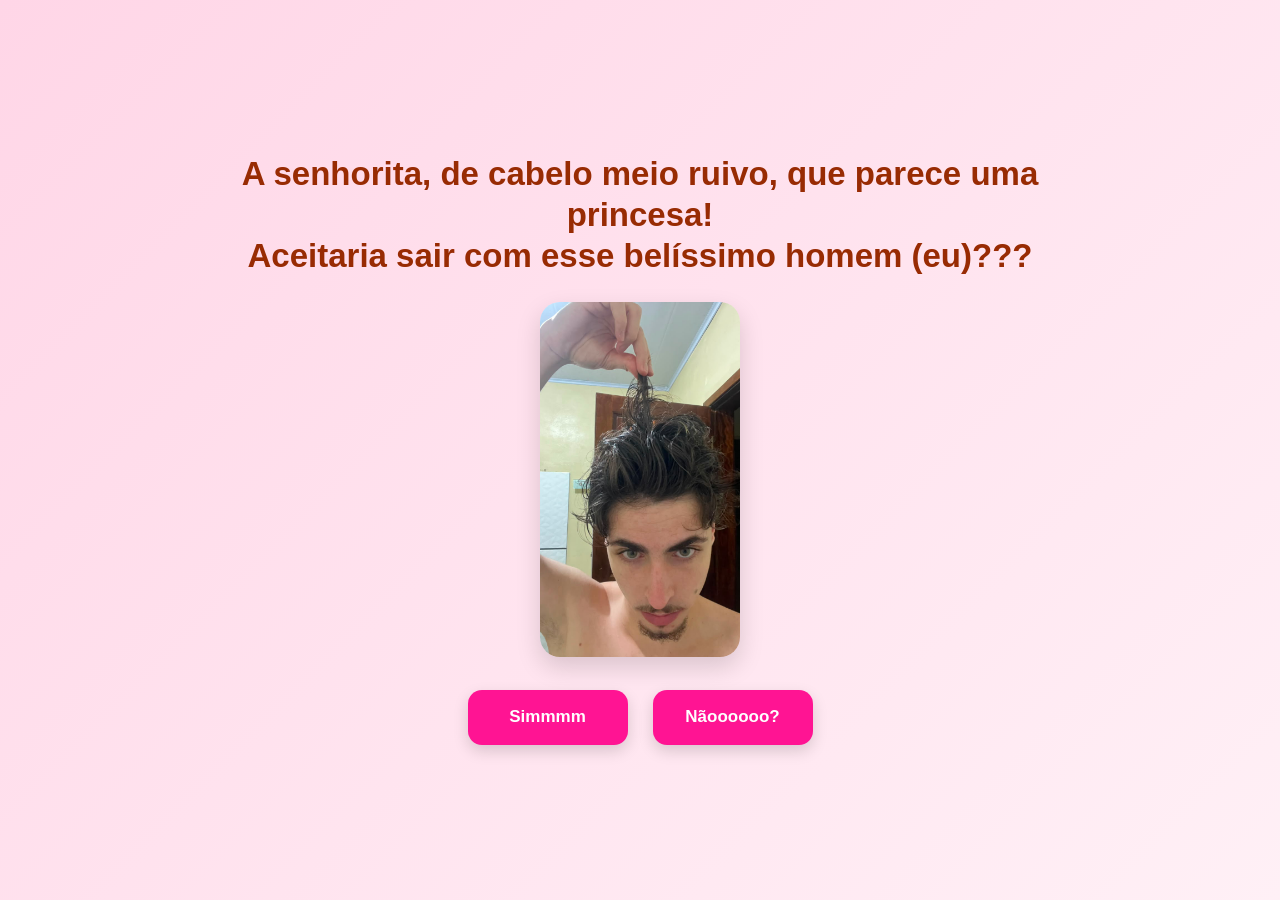
<file: index.html>
<!DOCTYPE html>
<html lang="pt-BR">

<head>
    <meta charset="UTF-8">
    <meta name="viewport" content="width=device-width, initial-scale=1.0">
    <link rel="stylesheet" href="style.css">
    <title>Convite para Jujuba</title>
</head>

<body>

    <div class="container">

        <h1 class="header_text">
            A senhorita, de cabelo meio ruivo, que parece uma princesa!<br>
            Aceitaria sair com esse belíssimo homem (eu)???
        </h1>

        <div class="gif_container">
            <img src="eu2.jpeg" alt="Cachorrinho">
        </div>

        <div class="buttons">

            <button class="btn" id="yesButton" onclick="nextPage()">
                Simmmm
            </button>

            <button class="btn" id="noButton">
                Nãoooooo? 
            </button>

        </div>

    </div>

    <script>
        function nextPage() {
            window.location.href = "sim.html";
        }

        const noButton = document.getElementById("noButton");

        function moveButton() {
            const buttonWidth = noButton.offsetWidth;
            const buttonHeight = noButton.offsetHeight;

            const maxX = window.innerWidth - buttonWidth - 20;
            const maxY = window.innerHeight - buttonHeight - 20;

            const x = Math.max(10, Math.random() * maxX);
            const y = Math.max(10, Math.random() * maxY);

            noButton.style.position = "fixed";
            noButton.style.left = `${x}px`;
            noButton.style.top = `${y}px`;
            noButton.style.margin = "0";
        }

        noButton.addEventListener("mouseenter", moveButton);

        noButton.addEventListener("touchstart", function(event) {
            event.preventDefault();
            moveButton();
        });

        noButton.addEventListener("pointerdown", function(event) {
            if (event.pointerType === "touch") {
                event.preventDefault();
                moveButton();
            }
        });
    </script>

</body>

</html>
</file>
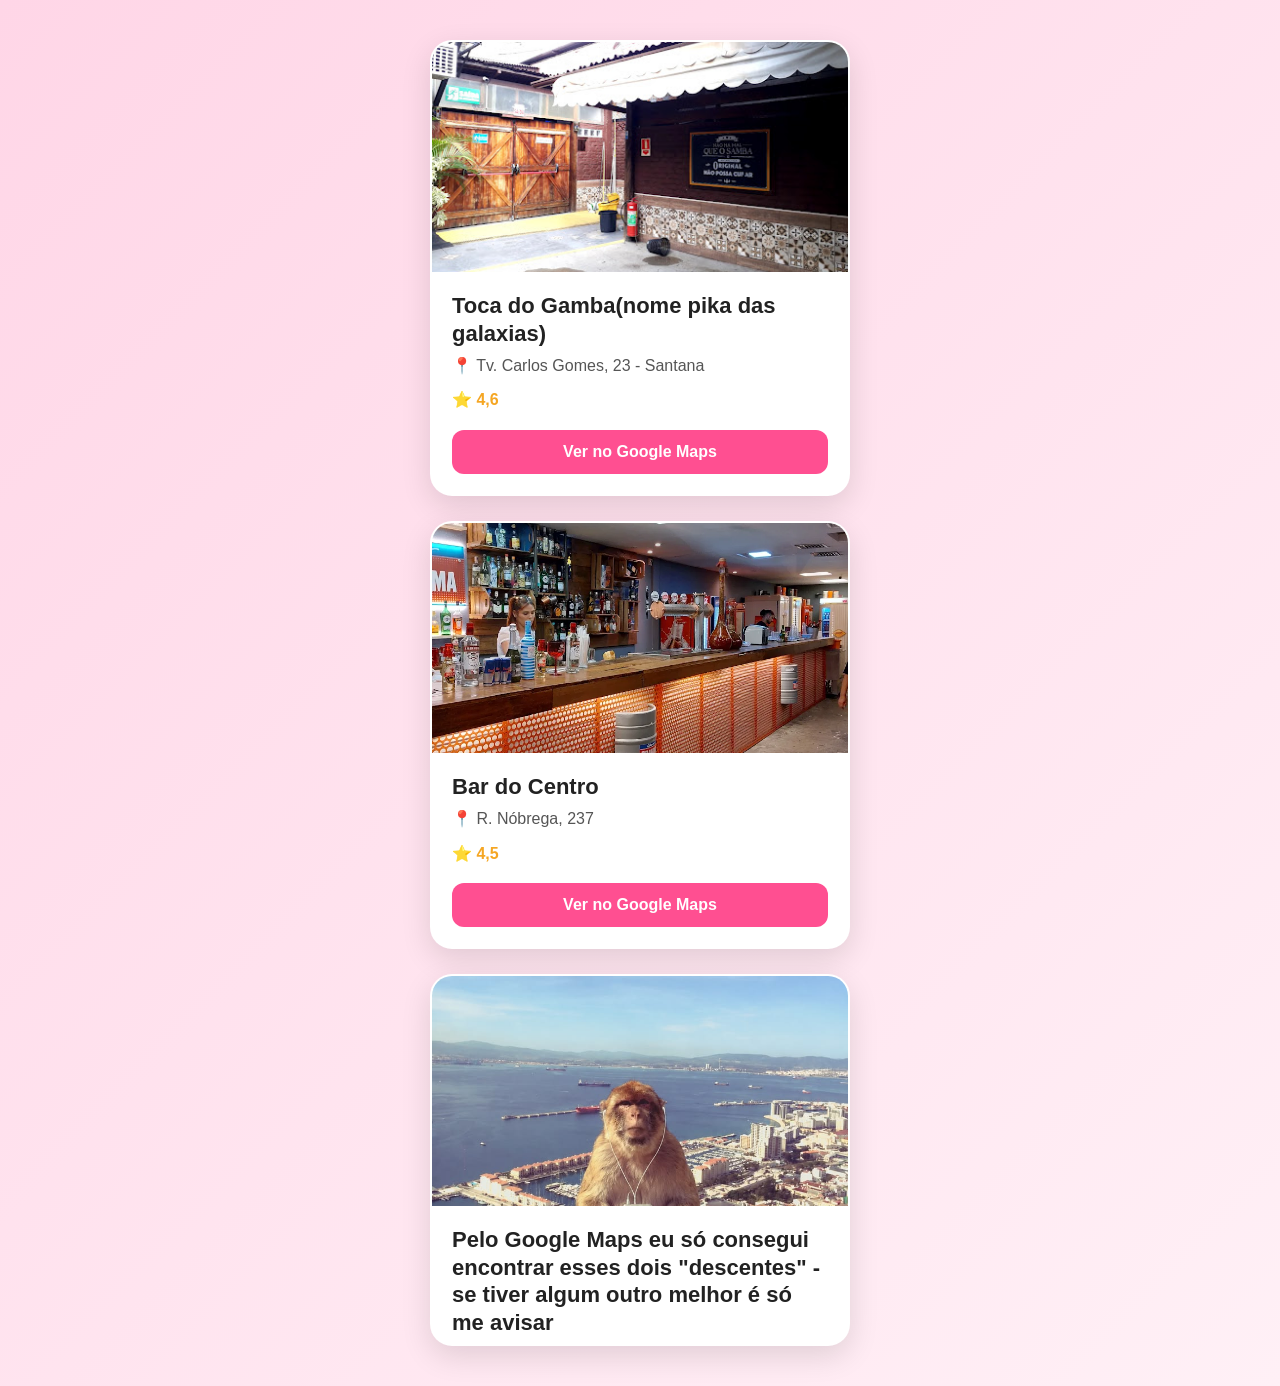
<file: bar.html>
<!DOCTYPE html>
<html lang="pt-BR">
<head>
    <meta charset="UTF-8">
    <meta name="viewport" content="width=device-width, initial-scale=1.0">
    <link rel="stylesheet" href="estilol.css">
    <title>Bares</title>
</head>

<body>

    <div id="b1" class="lugar" data-tipo="Barzinho" data-escolha="Toca da Gambá">

        <img src="imagens/bar n1.jpg" alt="Bar">

        <p>Toca do Gamba(nome pika das galaxias)</p>
        <p>📍 Tv. Carlos Gomes, 23 - Santana</p>
        <p>⭐ 4,6</p>

        <a href="https://www.google.com/maps/place/Toca+da+Gamb%C3%A1/@-22.875663,-43.1272515,15z/data=!4m10!1m2!2m1!1sbar+em+niteroi!3m6!1s0x99839cea79bc99:0xb0f71f0916e26055!8m2!3d-22.875663!4d-43.1081971!15sCg5iYXIgZW0gbml0ZXJvaVoQIg5iYXIgZW0gbml0ZXJvaZIBA3B1YmoBI0NoWkRTVWhOTUc5blMwVkpRMEZuU1VSRWJtVjJOMDkzRUFF4AEA-gEECB0QKA!16s%2Fg%2F11b7tsdks5?entry=ttu&g_ep=EgoyMDI2MDgxNy4wIKXMDSoASAFQAw%3D%3D" target="_blank">
            Ver no Google Maps
        </a>

    </div>

    <div id="b2" class="lugar" data-tipo="Barzinho" data-escolha="Bar do Centro">

        <img src="imagens/bar n2.webp" alt="Bar">

        <p>Bar do Centro</p>
        <p>📍 R. Nóbrega, 237</p>
        <p>⭐ 4,5</p>

        <a href="https://www.google.com/maps/place/Bar+do+Centro/@-22.8949362,-43.1259499,16.84z/data=!4m6!3m5!1s0x9983c49e9e9e07a:0xec714594c1309f7c!8m2!3d-22.895057!4d-43.1216279!16s%2Fg%2F11bv1b_610?entry=ttu&g_ep=EgoyMDI2MDgxNy4wIKXMDSoASAFQAw%3D%3D" target="_blank">
            Ver no Google Maps
        </a>

    </div>

    <div id="b3" class="lugar" data-tipo="Barzinho" data-escolha="Escolha surpresa">

        <img src="imagens/monkey.jpg" alt="Bar">

        <p>Pelo Google Maps eu só consegui encontrar esses dois "descentes" - se tiver algum outro melhor é só me avisar</p>

    </div>

    <script src="est.js?v=2"></script>

</body>
</html>
</file>
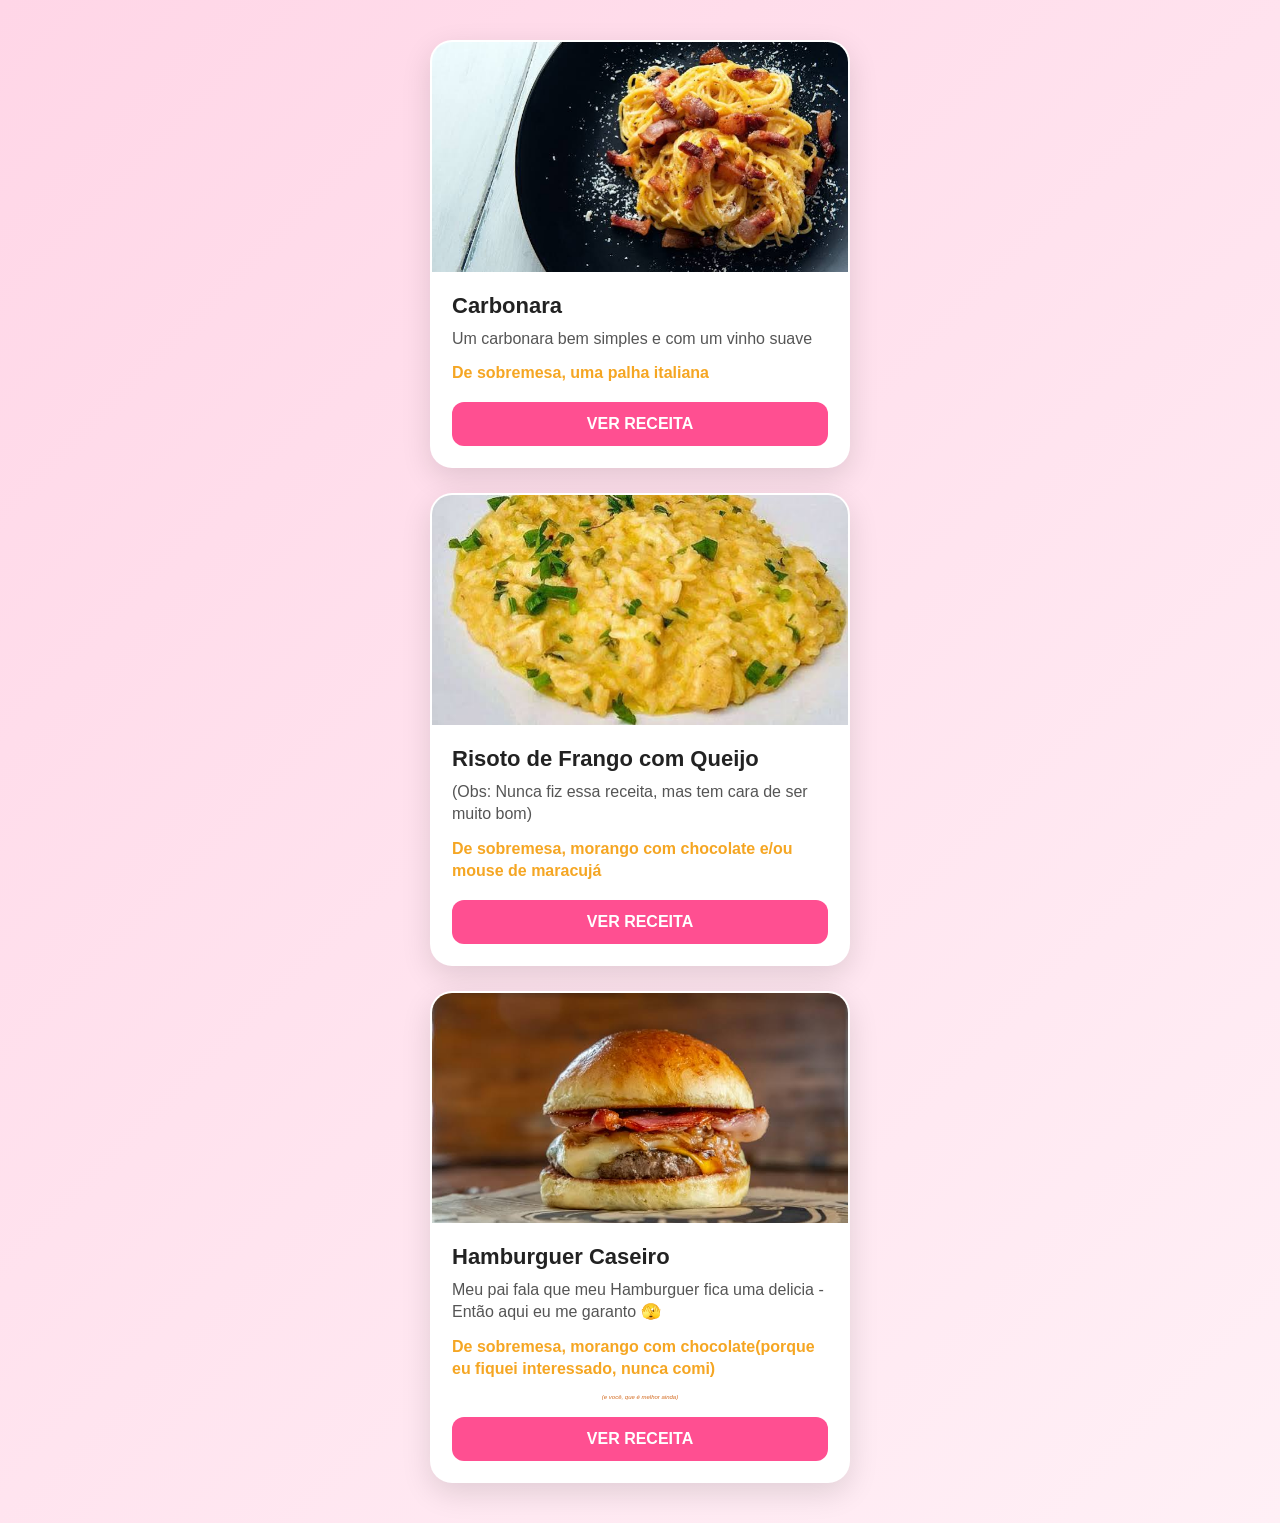
<file: casa.html>
<!DOCTYPE html>
<html lang="pt-BR">
<head>
    <meta charset="UTF-8">
    <meta name="viewport" content="width=device-width, initial-scale=1.0">
    <title>Casa</title>
    <link rel="stylesheet" href="estilol.css">
</head>

<body>

    <div id="c1" class="lugar" data-tipo="Casa" data-escolha="Carbonara">

        <img src="imagens/op1.jpg" alt="Casa">

        <p>Carbonara</p>
        <p>Um carbonara bem simples e com um vinho suave</p>
        <p>De sobremesa, uma palha italiana</p>

        <a href="https://www.tudogostoso.com.br/receita/1624-macarrao-a-carbonara.html" target="_blank">
            VER RECEITA
        </a>

    </div>

    <div id="c2" class="lugar" data-tipo="Casa" data-escolha="Risoto de Frango com Queijo">

        <img src="imagens/op2.jpg" alt="Casa">

        <p>Risoto de Frango com Queijo</p>
        <p>(Obs: Nunca fiz essa receita, mas tem cara de ser muito bom)</p>
        <p>De sobremesa, morango com chocolate e/ou mouse de maracujá</p>

        <a href="https://www.tudogostoso.com.br/receita/24236-risoto-de-frango-e-queijo.html" target="_blank">
            VER RECEITA
        </a>

    </div>

    <div id="c3" class="lugar" data-tipo="Casa" data-escolha="Hamburguer caseiro">

        <img src="imagens/OP3.jpg" alt="Casa">

        <p>Hamburguer Caseiro</p>
        <p>Meu pai fala que meu Hamburguer fica uma delicia - Então aqui eu me garanto 🫣</p>
        <p>De sobremesa, morango com chocolate(porque eu fiquei interessado, nunca comi)</p>
        <p class="frase-romantica">(e você, que é melhor ainda)</p>

        <a href="https://www.tudogostoso.com.br/receita/24236-risoto-de-frango-e-queijo.html" target="_blank">
            VER RECEITA
        </a>

    </div>

    <script src="est.js?v=2"></script>

</body>
</html>
</file>
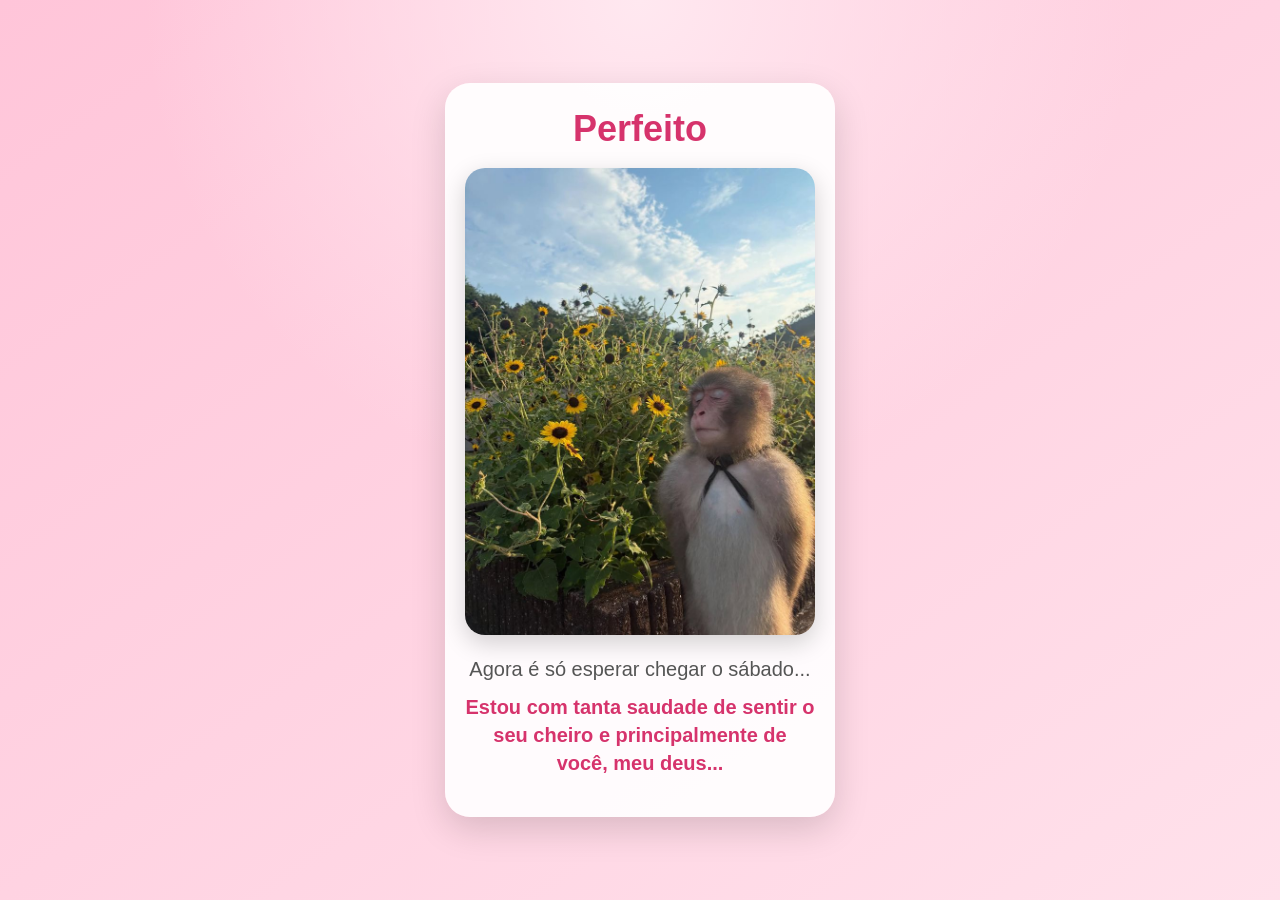
<file: final.html>
<!DOCTYPE html>
<html lang="pt-BR">

<head>
    <meta charset="UTF-8">
    <meta name="viewport" content="width=device-width, initial-scale=1.0">

    <title>Para você </title>

    <link rel="stylesheet" href="final.css">
</head>

<body>

    <audio id="musica" autoplay loop playsinline>
        <source src="musica.mp3" type="audio/mpeg">
    </audio>

    <div id="emojis"></div>

    <main class="pagina">

        <div class="card">

            <h1>Perfeito </h1>

            <img
                src="monkeygira.jpg"
                alt="Nós"
                class="foto"
            >

            <p class="mensagem">
                Agora é só esperar chegar o sábado...
            </p>

            <p class="final">
                Estou com tanta saudade de sentir o seu cheiro e principalmente de você, meu deus...
            </p>

        </div>

    </main>

    <script>

        const musica = document.getElementById("musica");

        musica.volume = 0.6;

        if (sessionStorage.getItem("tocarMusica") === "true") {

            sessionStorage.removeItem("tocarMusica");

            musica.play().catch(() => {

                document.addEventListener("touchstart", function iniciarMusica() {

                    musica.play().catch(() => {});

                    document.removeEventListener("touchstart", iniciarMusica);

                }, { once: true });

            });

        }

        const emojisContainer = document.getElementById("emojis");

        const emojis = [
            "❤️",
            "💕",
            "💗",
            "💖",
            "💘",
            "🌹",
            "✨",
            "🥰"
        ];

        function criarEmoji() {

            const emoji = document.createElement("span");

            emoji.className = "emoji";

            emoji.textContent =
                emojis[Math.floor(Math.random() * emojis.length)];

            emoji.style.left = Math.random() * 100 + "%";

            emoji.style.fontSize =
                (Math.random() * 12 + 16) + "px";

            emoji.style.animationDuration =
                (Math.random() * 3 + 5) + "s";

            emojisContainer.appendChild(emoji);

            setTimeout(() => {
                emoji.remove();
            }, 8000);
        }

        setInterval(criarEmoji, 500);

    </script>

</body>

</html>
</file>
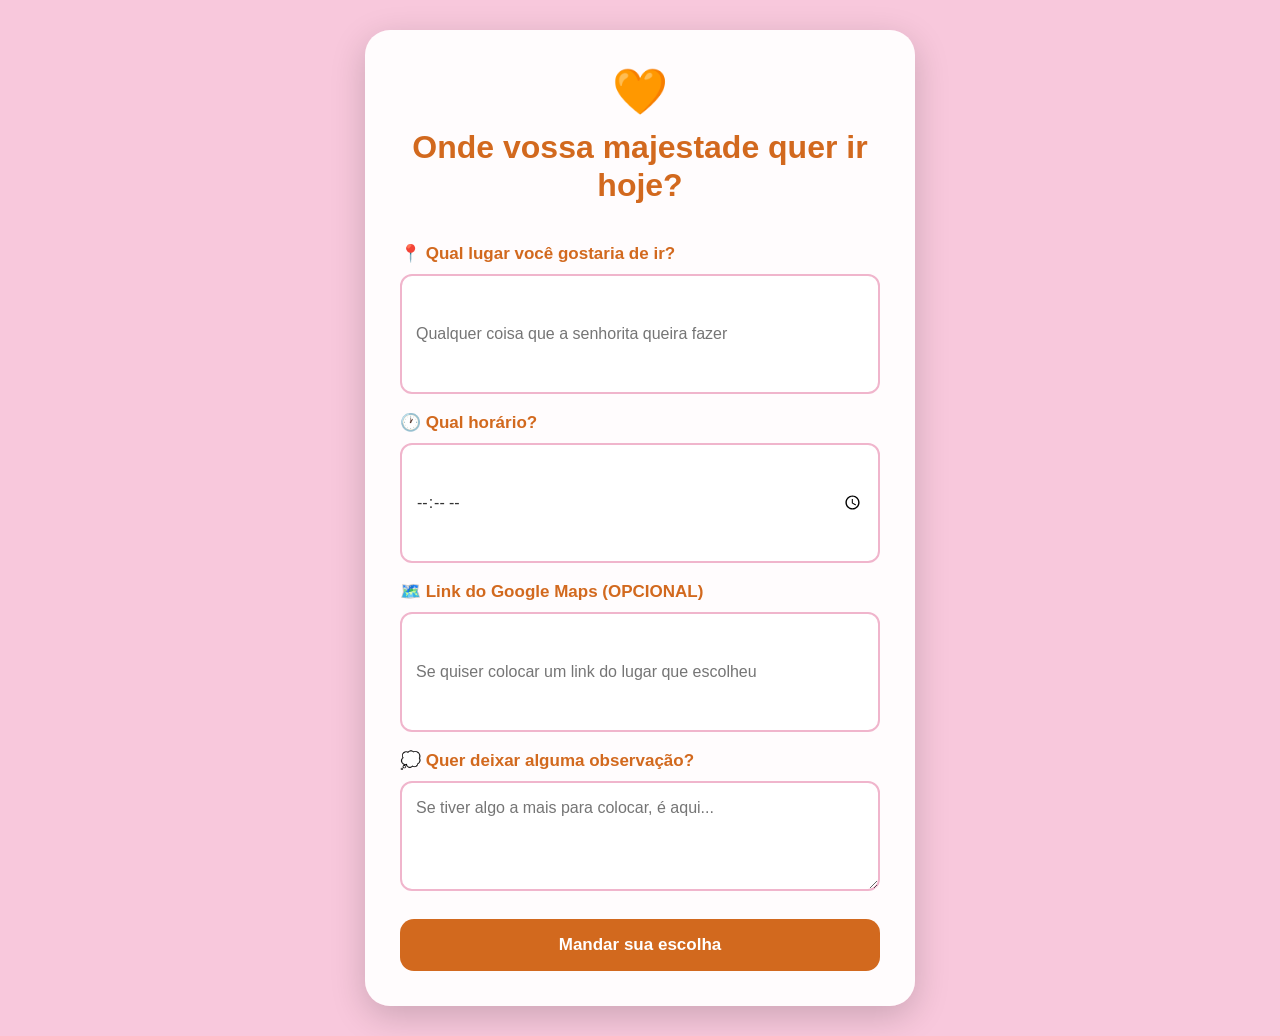
<file: outra.html>
<!DOCTYPE html>
<html lang="pt-BR">
<head>
    <meta charset="UTF-8">
    <meta name="viewport" content="width=device-width, initial-scale=1.0">
    <link rel="stylesheet" href="outra.css">
    <title>Outra Escolha</title>
</head>
<body>

    <div class="form-container">

        <div class="titulo">
            <div>🧡</div>
            <h1>Onde vossa majestade quer ir hoje?</h1>
        </div>

        <form id="formulario">

            <input type="hidden" name="tipo" value="Outra coisa">

            <label for="lugar">📍 Qual lugar você gostaria de ir?</label>

            <input
                type="text"
                id="lugar"
                name="lugar"
                placeholder="Qualquer coisa que a senhorita queira fazer"
                required
            >

            <label for="horario">🕐 Qual horário?</label>

            <input
                type="time"
                id="horario"
                name="horario"
                required
            >

            <label for="maps">🗺️ Link do Google Maps (OPCIONAL)</label>

            <input
                type="url"
                id="maps"
                name="google_maps"
                placeholder="Se quiser colocar um link do lugar que escolheu"
            >

            <label for="observacao">💭 Quer deixar alguma observação?</label>

            <textarea
                id="observacao"
                name="observacao"
                placeholder="Se tiver algo a mais para colocar, é aqui..."
            ></textarea>

            <button type="submit">
                Mandar sua escolha
            </button>

        </form>

        <div id="mensagem"></div>

    </div>

    <script src="outra.js"></script>

</body>
</html>
</file>
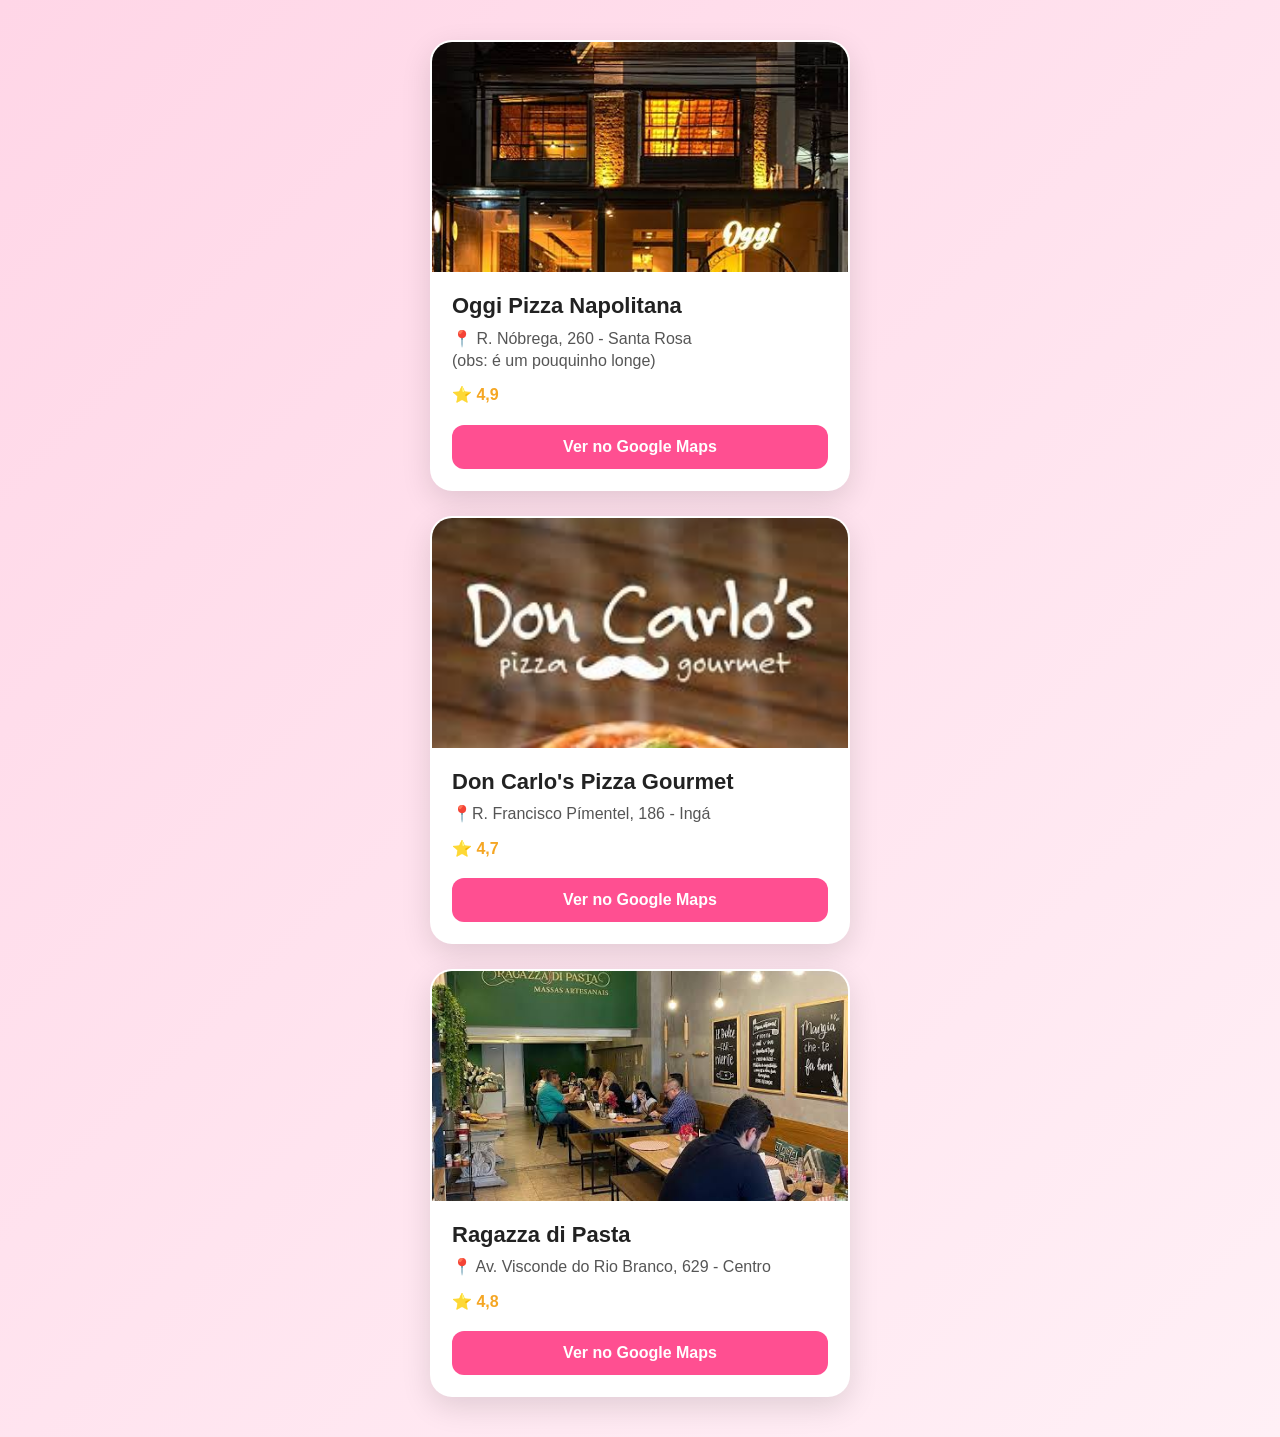
<file: pizza.html>
<!DOCTYPE html>
<html lang="pt-BR">
<head>
    <meta charset="UTF-8">
    <meta name="viewport" content="width=device-width, initial-scale=1.0">
    <title>Pizza</title>
    <link rel="stylesheet" href="estilol.css">
</head>

<body>

    <div id="p1" class="lugar" data-tipo="Pizzaria" data-escolha="Oggi Pizza Napolitana">

        <img src="imagens/pizza1.jpg" alt="Pizzaria">

        <p>Oggi Pizza Napolitana</p>
        <p>📍 R. Nóbrega, 260 - Santa Rosa <br>(obs: é um pouquinho longe)</p>
        <p>⭐ 4,9</p>

        <a href="https://www.google.com/maps/place/Oggi+Pizza+Napolitana/@-22.903658,-43.1080059,17z/data=!4m10!1m2!2m1!1spizzaria!3m6!1s0x9983007261f06f:0x139eaa80768556bf!8m2!3d-22.9048864!4d-43.1020038!15sCghwaXp6YXJpYVoKIghwaXp6YXJpYZIBEHBpenphX3Jlc3RhdXJhbnSaAURDaTlEUVVsUlFVTnZaRU5vZEhsalJqbHZUMnBXUlZSWFNqTk9iRmt4Wlc1b1ExVlZORE5OVm04d1lsWktORkl3UlJBQuABAPoBBAgAEEc!16s%2Fg%2F11n42fxxy_?entry=ttu&g_ep=EgoyMDI2MDgxNy4wIKXMDSoASAFQAw%3D%3D" target="_blank">
            Ver no Google Maps
        </a>

    </div>

    <div id="p2" class="lugar" data-tipo="Pizzaria" data-escolha="Don Carlo's Pizza Gourmet">

        <img src="imagens/pizza2.jpg" alt="Pizzaria">

        <p>Don Carlo's Pizza Gourmet</p>
        <p>📍R. Francisco Pímentel, 186 - Ingá</p>
        <p>⭐ 4,7</p>

        <a href="https://www.google.com/maps/place/Don+Carlo's+Pizza+Gourmet/@-22.9031414,-43.1306894,16.71z/data=!4m10!1m2!2m1!1spizzaria!3m6!1s0x9983d8ea2e4c7d:0xb6461dbdbdb3a9dd!8m2!3d-22.9041668!4d-43.1227416!15sCghwaXp6YXJpYVoKIghwaXp6YXJpYZIBEHBpenphX3Jlc3RhdXJhbnSaAURDaTlEUVVsUlFVTnZaRU5vZEhsalJqbHZUMjVTVFZaWFl6SlhWV00xV1ZWT1ZGZHNaRzlWTW14MVRUQTFlRk5HUlJBQuABAPoBBAgWEEM!16s%2Fg%2F1ptvtgdn7?entry=ttu&g_ep=EgoyMDI2MDgxNy4wIKXMDSoASAFQAw%3D%3D" target="_blank">
            Ver no Google Maps
        </a>

    </div>

    <div id="p3" class="lugar" data-tipo="Pizzaria" data-escolha="Ragazza di Pasta">

        <img src="imagens/pizza3.jpg" alt="Pizzaria">

        <p>Ragazza di Pasta</p>
        <p>📍 Av. Visconde do Rio Branco, 629 - Centro</p>
        <p>⭐ 4,8</p>

        <a href="https://www.google.com/maps/place/Ragazza+di+Pasta/@-22.8965297,-43.1303349,17z/data=!4m10!1m2!2m1!1spizzaria+centro+niteroi!3m6!1s0x9983e81b530f4b:0x73be5c8fccd75c4!8m2!3d-22.8965297!4d-43.1262118!15sChdwaXp6YXJpYSBjZW50cm8gbml0ZXJvaVoZIhdwaXp6YXJpYSBjZW50cm8gbml0ZXJvaZIBEml0YWxpYW5fcmVzdGF1cmFudJoBI0NoWkRTVWhOTUc5blMwVkpRMEZuU1VOTWFXWm1TVU5CRUFF4AEA-gEECAAQNw!16s%2Fg%2F11rkn5v74s?entry=ttu&g_ep=EgoyMDI2MDgxNy4wIKXMDSoASAFQAw%3D%3D" target="_blank">
            Ver no Google Maps
        </a>

    </div>

    <script src="est.js?v=2"></script>

</body>
</html>
</file>
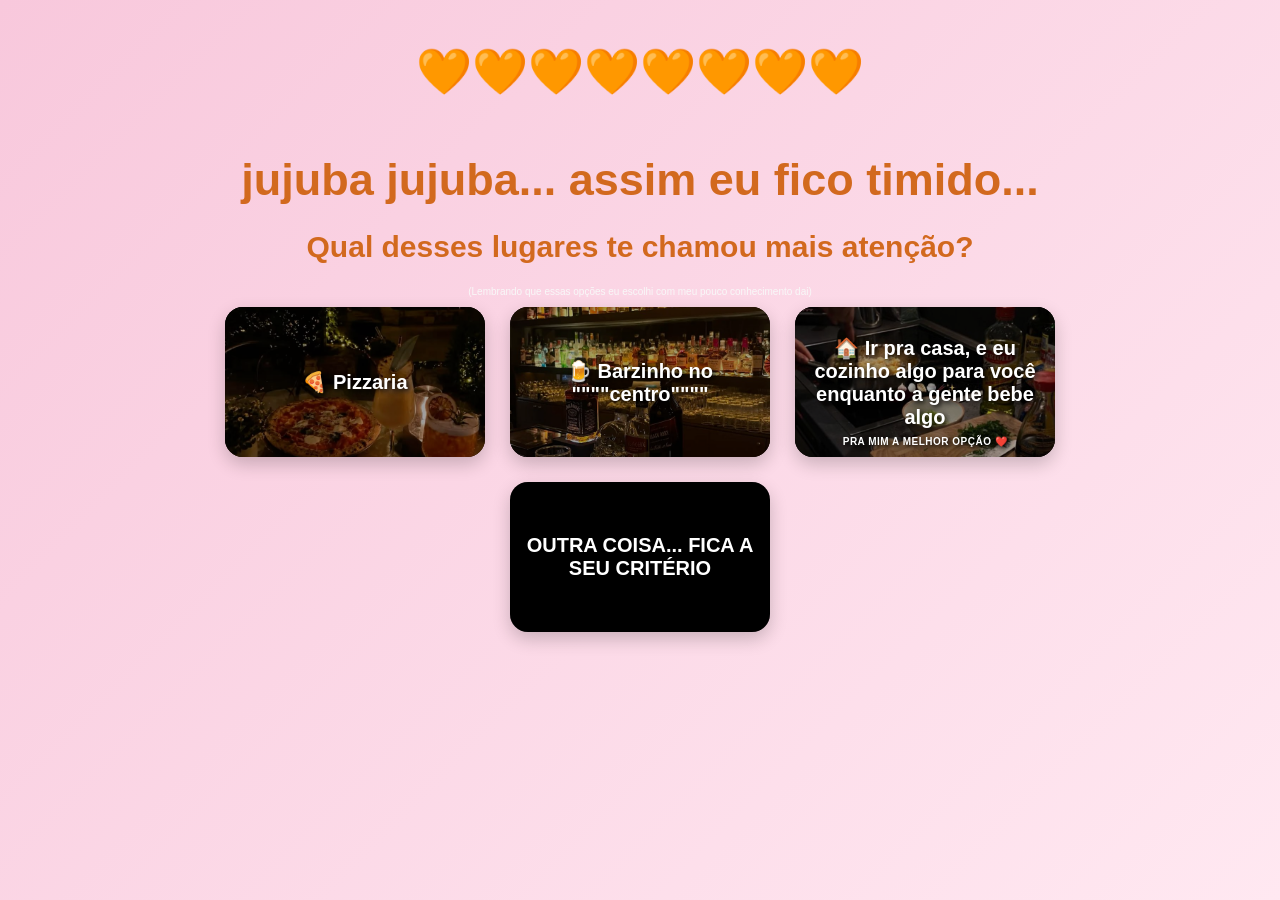
<file: sim.html>
<!DOCTYPE html>
<html lang="pt-BR">

<head>
    <meta charset="UTF-8">
    <meta name="viewport" content="width=device-width, initial-scale=1.0">
    <link rel="stylesheet" href="sim_style.css">
    <title>Opções</title>
</head>

<body>

    <div class="container">

        <p class="header_text">
            🧡🧡🧡🧡🧡🧡🧡🧡
            <br><br>
            jujuba jujuba... assim eu fico timido...
        </p>

        <p class="text">
            Qual desses lugares te chamou mais atenção?
        </p>
        <p class="segunda-frase">(Lembrando que essas opções eu escolhi com meu pouco conhecimento dai)</p>

    </div>

    <div id="lugar">

        <div id="botoes">

            <button class="btn" onclick="piz()" data-tipo="Pizzaria">
                <img src="imagens/pizza.jpg" alt="Pizza">
                <span>🍕 Pizzaria</span>
            </button>

            <button class="btn" onclick="bar()" data-tipo="Barzinho">
                <img src="imagens/bar.jpg" alt="Barzinho">
                <span>🍺 Barzinho no """"centro""""</span>
            </button>

            <button class="btn" onclick="casa()" data-tipo="Casa">
                <img src="imagens/casa.jpg" alt="Casa">
                <span>🏠 Ir pra casa, e eu cozinho algo para você enquanto a gente bebe algo</span>
                <p class="frase-romantica">PRA MIM A MELHOR OPÇÃO ❤️</p>
            </button>

            <button class="btn" onclick="outra()" data-tipo="Outra coisa">
                <span>OUTRA COISA... FICA A SEU CRITÉRIO</span>
            </button>

        </div>

    </div>

    <script src="sim.js"></script>

</body>

</html>
</file>
<file: style.css>
* {
    box-sizing: border-box;
}

body {
    min-height: 100vh;
    margin: 0;
    padding: 30px 20px;
    font-family: Arial, Helvetica, sans-serif;
    background: linear-gradient(135deg, #ffd6e7, #fff0f6);
    display: flex;
    justify-content: center;
    align-items: center;
    overflow: hidden;
}

.container {
    width: 100%;
    max-width: 900px;
    text-align: center;
}

.header_text {
    font-size: 33px;
    line-height: 1.25;
    font-weight: bold;
    color: #982b03;
    margin: 0 0 25px;
}

.gif_container {
    display: flex;
    justify-content: center;
    align-items: center;
    margin-bottom: 30px;
}

.gif_container img {
    width: 200px;
    max-width: 70vw;
    height: auto;
    border-radius: 20px;
    box-shadow: 0 10px 25px rgba(0, 0, 0, 0.15);
}

.buttons {
    display: flex;
    justify-content: center;
    align-items: center;
    gap: 25px;
    width: 100%;
    min-height: 60px;
}

.btn {
    width: 160px;
    min-height: 55px;
    padding: 15px 20px;
    border: none;
    border-radius: 14px;
    background-color: #ff1493;
    color: white;
    font-size: 17px;
    font-weight: bold;
    cursor: pointer;
    box-shadow: 0 6px 15px rgba(0, 0, 0, 0.15);
    transition: transform 0.25s ease, background-color 0.25s ease;
    z-index: 10;
}

.btn:hover {
    background-color: #e6007e;
    transform: translateY(-3px);
}

#noButton {
    touch-action: manipulation;
}

@media (max-width: 600px) {

    body {
        padding: 20px 15px;
        overflow: hidden;
    }

    .container {
        max-width: 100%;
    }

    .header_text {
        font-size: 27px;
        line-height: 1.25;
        margin-bottom: 25px;
    }

    .gif_container {
        margin-bottom: 25px;
    }

    .gif_container img {
        width: 170px;
        max-width: 65vw;
        border-radius: 20px;
    }

    .buttons {
        flex-direction: row;
        gap: 12px;
        width: 100%;
    }

    .btn {
        width: 145px;
        min-height: 52px;
        padding: 13px 10px;
        font-size: 16px;
    }
}

@media (max-width: 380px) {

    .header_text {
        font-size: 21px;
    }

    .gif_container img {
        width: 145px;
    }

    .buttons {
        gap: 8px;
    }

    .btn {
        width: 135px;
        font-size: 15px;
        padding: 12px 8px;
    }
}
</file>
<file: estilol.css>
* {
    margin: 0;
    padding: 0;
    box-sizing: border-box;
}

body {
    min-height: 100vh;
    padding: 40px 20px;
    font-family: Arial, Helvetica, sans-serif;
    background: linear-gradient(135deg, #ffd6e7, #fff0f6);
    display: flex;
    flex-direction: column;
    align-items: center;
    gap: 25px;
}

.lugar {
    width: 100%;
    max-width: 420px;
    background: #ffffff;
    border-radius: 22px;
    overflow: hidden;
    box-shadow: 0 10px 30px rgba(0, 0, 0, 0.12);
    cursor: pointer;
    transition: transform 0.3s ease, box-shadow 0.3s ease, border 0.3s ease;
    border: 2px solid transparent;
    position: relative;
}

.lugar:hover {
    transform: translateY(-7px);
    box-shadow: 0 16px 35px rgba(0, 0, 0, 0.18);
}

.lugar.selecionado {
    border: 2px solid #ff4f91;
    transform: scale(1.02);
    box-shadow: 0 15px 40px rgba(255, 79, 145, 0.3);
}

.lugar img {
    width: 100%;
    height: 230px;
    object-fit: cover;
    display: block;
}

.lugar p {
    margin: 12px 20px;
    color: #555;
    font-size: 16px;
    line-height: 1.4;
}

.lugar p:first-of-type {
    margin-top: 20px;
    margin-bottom: 8px;
    color: #222;
    font-size: 22px;
    font-weight: bold;
    line-height: 1.25;
}

.lugar p:nth-of-type(2) {
    margin-top: 5px;
}

.lugar p:nth-of-type(3) {
    color: #f5a623;
    font-weight: bold;
    margin-bottom: 18px;
}

.lugar a {
    display: block;
    width: calc(100% - 40px);
    margin: 0 20px 20px;
    padding: 13px;
    text-align: center;
    text-decoration: none;
    color: #ffffff;
    background: #ff4f91;
    border-radius: 12px;
    font-weight: bold;
    transition: background 0.3s ease, transform 0.2s ease;
}

.lugar a:hover {
    background: #e83f7d;
    transform: scale(1.02);
}

.frase-romantica {
    font-size: 6px !important;
    font-weight: normal !important;
    color: #d2691e !important;
    margin-top: -5px !important;
    margin-bottom: 15px !important;
    font-style: italic;
    text-align: center;
}

.mensagem {
    position: fixed;
    top: 25px;
    left: 50%;
    transform: translateX(-50%) translateY(-30px);
    background: rgba(255, 255, 255, 0.97);
    color: #d2691e;
    padding: 18px 25px;
    border-radius: 15px;
    font-size: 18px;
    font-weight: bold;
    text-align: center;
    box-shadow: 0 8px 25px rgba(0, 0, 0, 0.2);
    opacity: 0;
    pointer-events: none;
    transition: 0.4s ease;
    z-index: 9999;
    width: 90%;
    max-width: 500px;
    line-height: 1.4;
}

.mensagem.ativa {
    opacity: 1;
    transform: translateX(-50%) translateY(0);
}

@media (max-width: 600px) {
    body {
        padding: 25px 15px;
        gap: 20px;
    }

    .lugar {
        max-width: 100%;
        border-radius: 18px;
    }

    .lugar img {
        height: 210px;
    }

    .lugar p:first-of-type {
        font-size: 20px;
    }

    .lugar p {
        font-size: 15px;
    }

    .lugar a {
        padding: 14px;
    }

    .lugar.selecionado {
        transform: scale(1);
    }

    .mensagem {
        top: auto;
        bottom: 20px;
        font-size: 16px;
        padding: 16px 20px;
    }
}

@media (max-width: 380px) {
    body {
        padding: 20px 12px;
    }

    .lugar img {
        height: 190px;
    }

    .lugar p:first-of-type {
        font-size: 19px;
    }

    .lugar p {
        font-size: 14px;
        margin-left: 16px;
        margin-right: 16px;
    }

    .lugar a {
        width: calc(100% - 32px);
        margin-left: 16px;
        margin-right: 16px;
    }

    .frase-romantica {
        font-size: 4px !important;
    }
}
</file>
<file: final.css>
* {
    margin: 0;
    padding: 0;
    box-sizing: border-box;
    -webkit-tap-highlight-color: transparent;
}

html,
body {
    width: 100%;
    min-height: 100%;
}

body {
    min-height: 100dvh;
    overflow: hidden;

    background:
        radial-gradient(circle at top, #ffe8f0 0%, transparent 45%),
        linear-gradient(145deg, #ffc5d9, #ffe1eb);

    font-family: Arial, Helvetica, sans-serif;
}

.pagina {
    width: 100%;
    min-height: 100dvh;

    display: flex;
    justify-content: center;
    align-items: center;

    padding: 20px;

    position: relative;
    z-index: 2;
}

.card {
    width: 100%;
    max-width: 390px;

    padding: 25px 20px 22px;

    text-align: center;

    background: rgba(255, 255, 255, 0.9);

    border-radius: 25px;

    box-shadow:
        0 12px 35px rgba(0, 0, 0, 0.15);

    animation: aparecer 0.9s ease-out;
}

.card h1 {
    color: #d6336c;

    font-size: clamp(28px, 8vw, 36px);

    margin-bottom: 18px;
}

.foto {
    display: block;

    width: 100%;

    max-width: 350px;

    max-height: 52dvh;

    margin: 0 auto 20px;

    object-fit: cover;

    border-radius: 20px;

    box-shadow:
        0 8px 25px rgba(0, 0, 0, 0.18);

    animation: foto 1s ease-out;
}

.mensagem {
    color: #555;

    font-size: clamp(17px, 4.5vw, 20px);

    line-height: 1.4;

    margin-bottom: 10px;
}

.final {
    color: #d6336c;

    font-size: clamp(17px, 4.5vw, 20px);

    font-weight: bold;

    line-height: 1.4;

    margin-bottom: 18px;
}

#botaoMusica {
    display: none;

    border: none;

    padding: 13px 22px;

    border-radius: 30px;

    background: #d6336c;

    color: white;

    font-size: 16px;

    font-weight: bold;

    cursor: pointer;

    box-shadow:
        0 5px 15px rgba(214, 51, 108, 0.3);

    animation: pulsar 1.5s infinite;
}

#emojis {
    position: fixed;

    inset: 0;

    overflow: hidden;

    pointer-events: none;

    z-index: 1;
}

.emoji {
    position: absolute;

    top: -40px;

    opacity: 0;

    animation-name: cair;

    animation-timing-function: linear;

    animation-fill-mode: forwards;

    will-change: transform;
}

@keyframes cair {
    0% {
        transform: translateY(-40px) rotate(0deg);
        opacity: 0;
    }

    10% {
        opacity: 0.8;
    }

    90% {
        opacity: 0.8;
    }

    100% {
        transform: translateY(110dvh) rotate(360deg);
        opacity: 0;
    }
}

@keyframes aparecer {
    from {
        opacity: 0;
        transform: translateY(25px) scale(0.95);
    }

    to {
        opacity: 1;
        transform: translateY(0) scale(1);
    }
}

@keyframes foto {
    from {
        opacity: 0;
        transform: scale(0.92);
    }

    to {
        opacity: 1;
        transform: scale(1);
    }
}

@keyframes pulsar {
    0% {
        transform: scale(1);
    }

    50% {
        transform: scale(1.05);
    }

    100% {
        transform: scale(1);
    }
}

@media (max-height: 700px) {
    .pagina {
        padding: 12px;
    }

    .card {
        padding: 18px 16px;
    }

    .card h1 {
        margin-bottom: 12px;
    }

    .foto {
        max-height: 45dvh;
        margin-bottom: 12px;
    }

    .mensagem {
        margin-bottom: 6px;
    }

    .final {
        margin-bottom: 10px;
    }
}
</file>
<file: outra.css>
* {
    box-sizing: border-box;
}

html {
    width: 100%;
    overflow-x: hidden;
}

body {
    width: 100%;
    min-height: 100vh;
    margin: 0;
    padding: 30px 20px;
    background-color: #F8C8DC;
    font-family: Arial, sans-serif;
    display: flex;
    justify-content: center;
    align-items: center;
    overflow-x: hidden;
}

.form-container {
    width: 100%;
    max-width: 550px;
    background-color: rgba(255, 255, 255, 0.94);
    padding: 35px;
    border-radius: 25px;
    box-shadow: 0 10px 35px rgba(0, 0, 0, 0.18);
}

.titulo {
    text-align: center;
    color: #D2691E;
    margin-bottom: 30px;
}

.titulo div {
    font-size: 45px;
    margin-bottom: 10px;
}

.titulo h1 {
    font-size: 32px;
    line-height: 1.2;
    margin: 0 0 12px;
}

.titulo p {
    font-size: 17px;
    line-height: 1.5;
    margin: 0;
    color: #8f5a3c;
}

form {
    width: 100%;
    display: flex;
    flex-direction: column;
    gap: 10px;
}

label {
    width: 100%;
    color: #D2691E;
    font-size: 17px;
    font-weight: bold;
    margin-top: 8px;
}

input,
textarea {
    display: block;
    width: 100%;
    min-width: 0;
    max-width: 100%;
    min-height: 120px;
    padding: 14px;
    border: 2px solid #f0b5cc;
    border-radius: 12px;
    font-family: Arial, sans-serif;
    font-size: 16px;
    line-height: 1.4;
    color: #333;
    background-color: white;
    outline: none;
    resize: vertical;
    transition: 0.3s ease;
}

input:focus,
textarea:focus {
    border-color: #D2691E;
    box-shadow: 0 0 8px rgba(210, 105, 30, 0.18);
}

input[type="time"] {
    appearance: none;
    -webkit-appearance: none;
    width: 100%;
    min-width: 0;
    max-width: 100%;
    height: 52px;
}

textarea {
    min-height: 110px;
    resize: vertical;
}

button {
    width: 100%;
    margin-top: 18px;
    padding: 16px;
    border: none;
    border-radius: 14px;
    background-color: #D2691E;
    color: white;
    font-size: 17px;
    font-weight: bold;
    cursor: pointer;
    transition: 0.3s ease;
}

button:hover {
    transform: translateY(-3px);
    box-shadow: 0 8px 18px rgba(0, 0, 0, 0.2);
}

#mensagem {
    display: none;
    margin-top: 25px;
    padding: 18px;
    border-radius: 15px;
    background-color: #f8dce8;
    color: #D2691E;
    font-size: 18px;
    font-weight: bold;
    text-align: center;
    line-height: 1.5;
}

#mensagem.ativa {
    display: block;
}

@media (max-width: 600px) {

    body {
        padding: 20px 12px;
        align-items: flex-start;
    }

    .form-container {
        width: 100%;
        max-width: 100%;
        margin-top: 20px;
        padding: 28px 18px;
        border-radius: 22px;
    }

    .titulo {
        margin-bottom: 25px;
    }

    .titulo div {
        font-size: 38px;
    }

    .titulo h1 {
        font-size: 27px;
    }

    .titulo p {
        font-size: 15px;
    }

    label {
        font-size: 16px;
    }

    input,
    textarea {
        width: 100%;
        max-width: 100%;
        font-size: 16px;
        padding: 14px;
    }

    input[type="time"] {
        width: 100%;
        max-width: 100%;
        height: 52px;
    }

    textarea {
        min-height: 120px;
    }

    button {
        width: 100%;
        font-size: 16px;
        padding: 16px 12px;
    }
}

@media (max-width: 380px) {

    body {
        padding: 15px 10px;
    }

    .form-container {
        padding: 25px 15px;
    }

    .titulo div {
        font-size: 34px;
    }

    .titulo h1 {
        font-size: 24px;
    }

    .titulo p {
        font-size: 14px;
    }

    label {
        font-size: 15px;
    }

    input,
    textarea {
        font-size: 16px;
    }

    button {
        font-size: 15px;
    }
}
</file>
<file: sim_style.css>
* {
    box-sizing: border-box;
}

body {
    min-height: 100vh;
    margin: 0;
    padding: 25px 20px;
    background: linear-gradient(135deg, #f8c8dc, #ffe8f1);
    font-family: Arial, Helvetica, sans-serif;
}

.container {
    width: 100%;
    max-width: 1200px;
    margin: 0 auto;
    text-align: center;
}

.header_text {
    margin: 20px 0 0;
    color: #d2691e;
    font-size: clamp(30px, 5vw, 45px);
    line-height: 1.2;
    font-weight: bold;
}

.text {
    margin: 20px 0 30px;
    color: #d2691e;
    font-size: clamp(21px, 3.5vw, 30px);
    line-height: 1.3;
    font-weight: bold;
}

#lugar {
    width: 100%;
    display: flex;
    justify-content: center;
}

#botoes {
    width: 100%;
    max-width: 1100px;
    display: flex;
    flex-wrap: wrap;
    justify-content: center;
    align-items: center;
    gap: 25px;
    margin: 0 auto;
}

.btn {
    position: relative;
    width: 260px;
    height: 150px;
    border: none;
    border-radius: 18px;
    overflow: hidden;
    padding: 0;
    cursor: pointer;
    background-color: #000;
    box-shadow: 0 7px 18px rgba(0, 0, 0, 0.2);
    transition: transform 0.3s ease, box-shadow 0.3s ease;
}

.btn img {
    width: 100%;
    height: 100%;
    object-fit: cover;
    display: block;
    transition: transform 0.3s ease;
}

.btn::after {
    content: "";
    position: absolute;
    inset: 0;
    background: rgba(0, 0, 0, 0.35);
    transition: background 0.3s ease;
}

.btn span {
    position: absolute;
    z-index: 2;
    top: 50%;
    left: 50%;
    transform: translate(-50%, -50%);
    width: 88%;
    color: white;
    font-size: 20px;
    font-weight: bold;
    text-align: center;
    text-shadow: 2px 2px 5px black;
}

.btn:hover {
    transform: translateY(-6px);
    box-shadow: 0 12px 25px rgba(0, 0, 0, 0.25);
}

.btn:hover img {
    transform: scale(1.08);
}

.btn:hover::after {
    background: rgba(0, 0, 0, 0.5);
}

.frase-romantica {
    position: absolute;
    z-index: 3;
    bottom: 10px;
    left: 50%;
    transform: translateX(-50%);
    width: 90%;
    margin: 0;
    color: white;
    font-size: 10px;
    font-weight: bold;
    text-align: center;
    letter-spacing: 0.5px;
    text-shadow: 2px 2px 4px black;
}

@media (max-width: 1000px) {
    #botoes {
        max-width: 700px;
    }

    .btn {
        width: 280px;
        height: 155px;
    }
}

@media (max-width: 600px) {
    body {
        padding: 20px 15px;
    }

    .header_text {
        font-size: 32px;
    }

    .text {
        font-size: 21px;
        margin-top: 18px;
        margin-bottom: 25px;
    }

    #botoes {
        flex-direction: column;
        width: 100%;
        gap: 16px;
    }

    .btn {
        width: 100%;
        max-width: 380px;
        height: 125px;
    }

    .btn span {
        font-size: 18px;
    }

    .frase-romantica {
        font-size: 10px;
        bottom: 8px;
    }
}

@media (max-width: 380px) {
    .header_text {
        font-size: 28px;
    }

    .text {
        font-size: 19px;
    }

    .btn {
        height: 115px;
    }

    .btn span {
        font-size: 16px;
    }

    .frase-romantica {
        font-size: 9px;
    }
}

.segunda-frase {
    font-size: 10px;
    color: #f8f8f8;
    margin-top: -10px;
}
</file>
